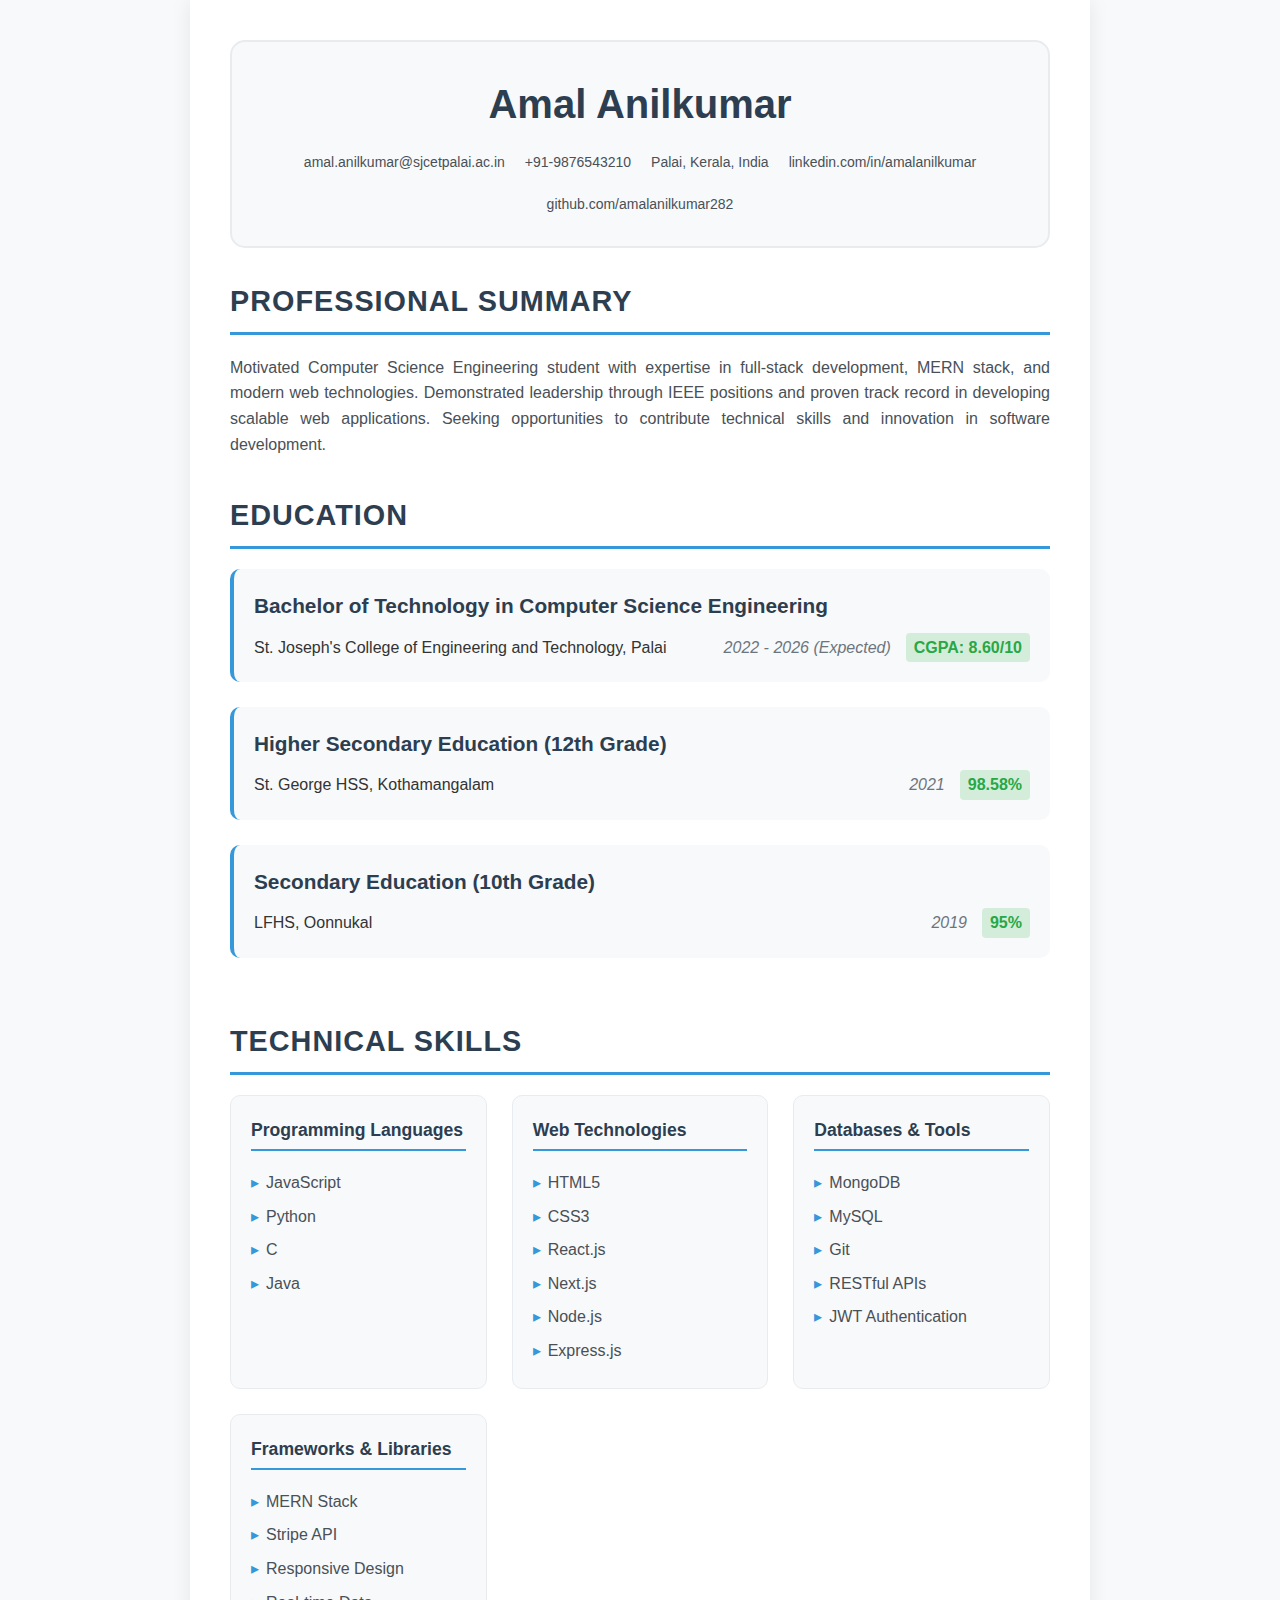
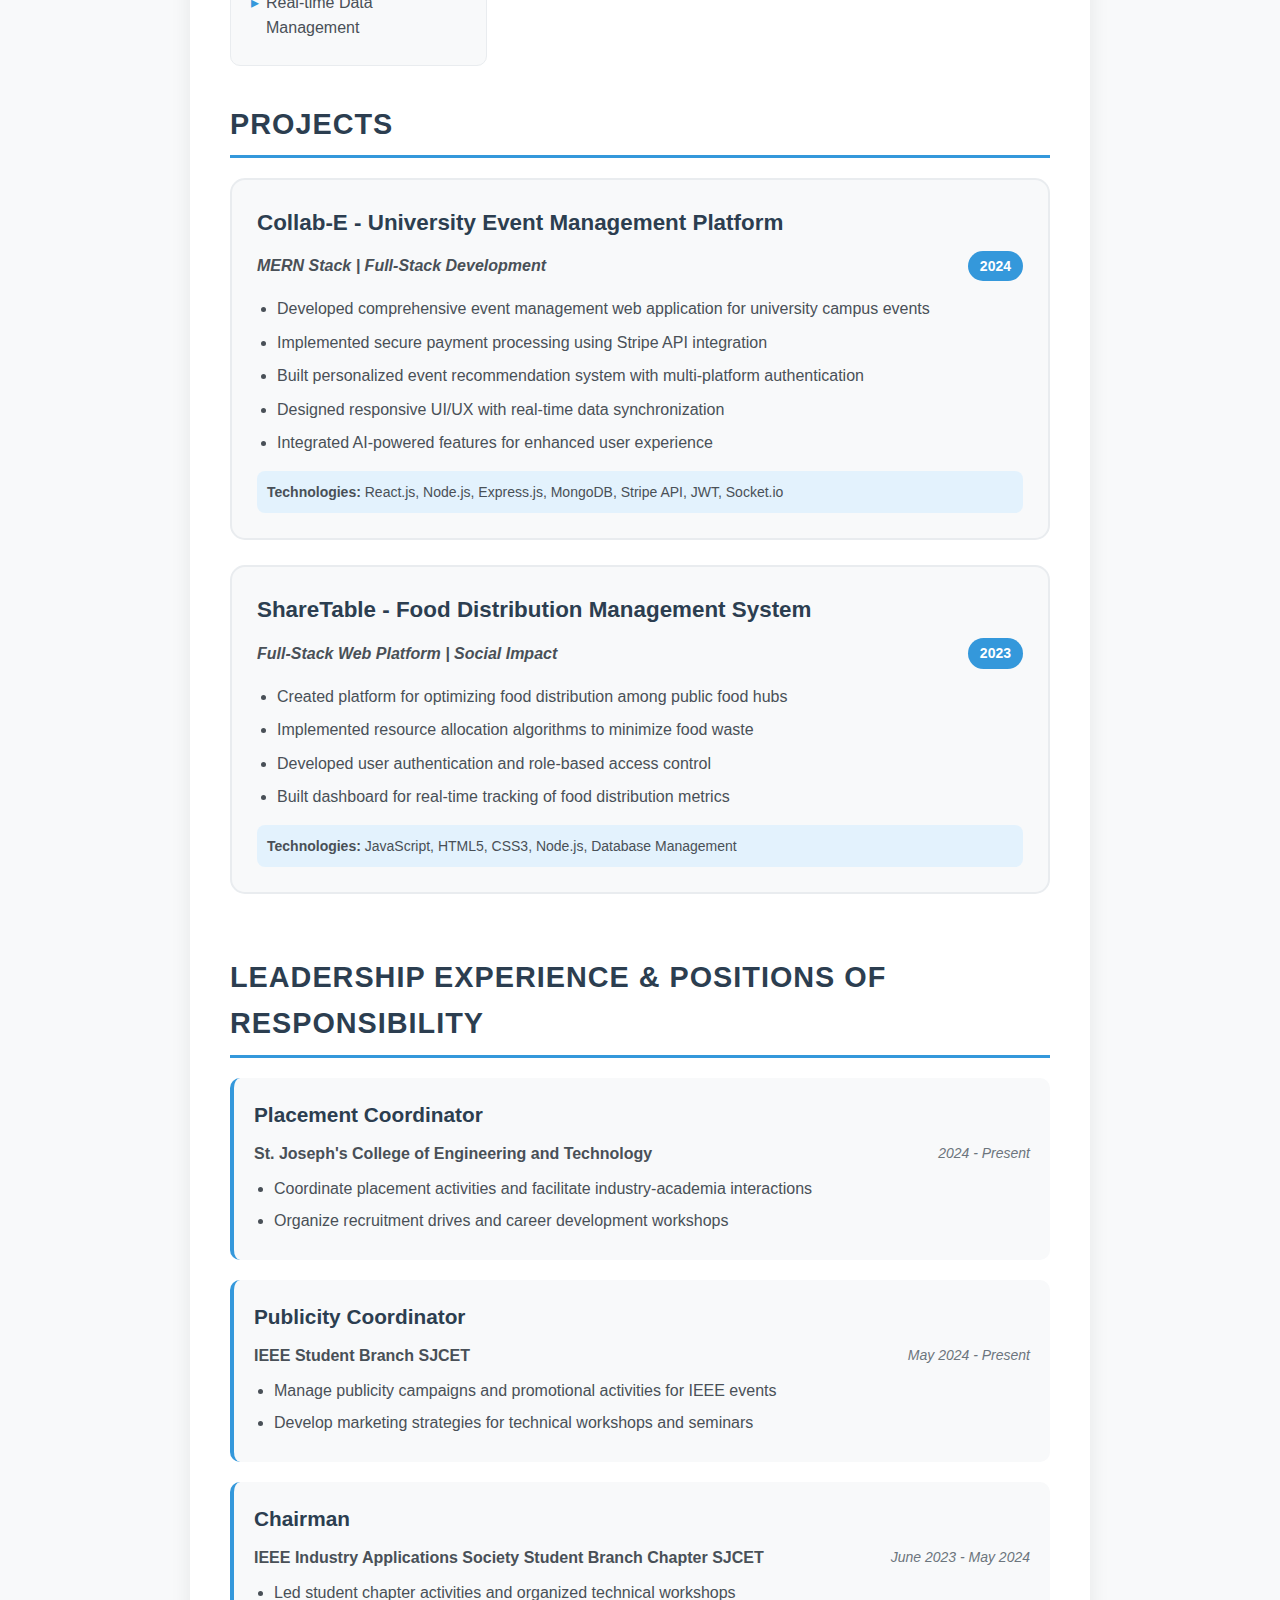
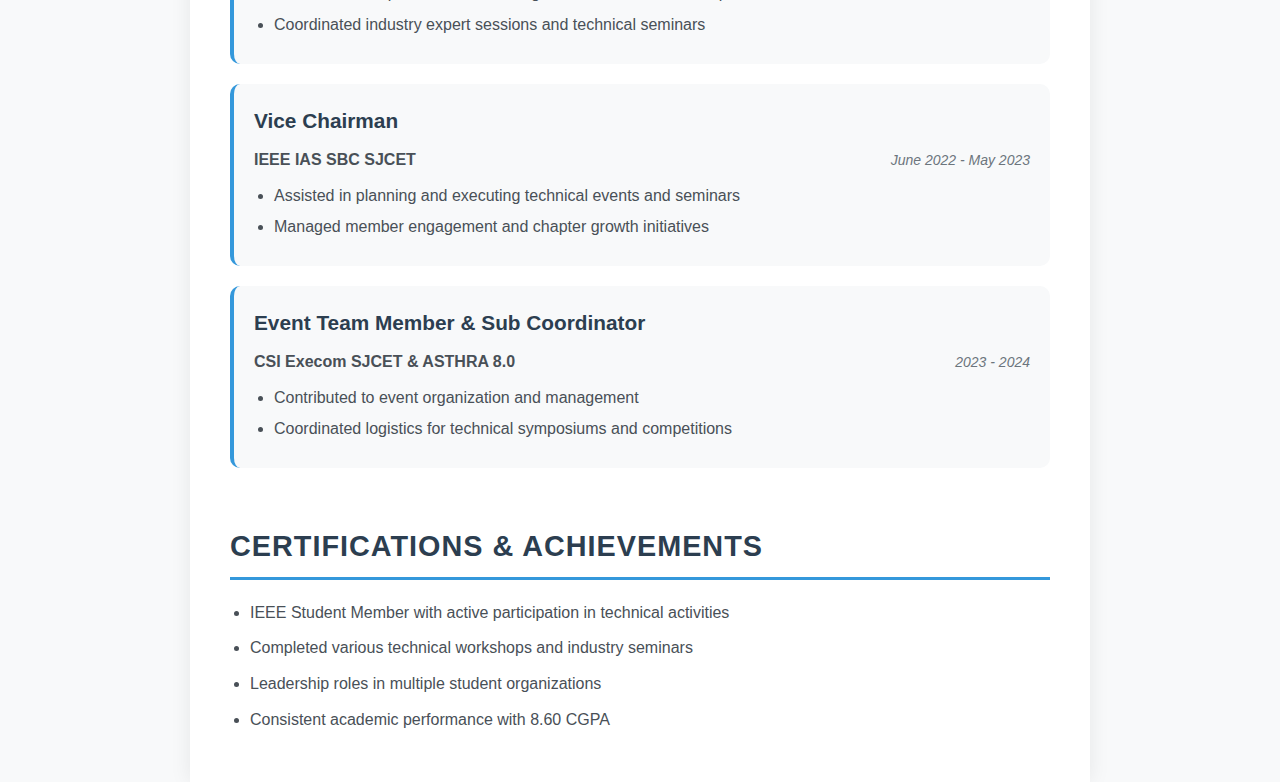
<file: index.html>
<!DOCTYPE html>
<html lang="en">
<head>
    <meta charset="UTF-8">
    <meta name="viewport" content="width=device-width, initial-scale=1.0">
    <title>Amal Anilkumar - Resume</title>
    <link rel="stylesheet" href="styles.css">
</head>
<body>
    <div class="resume-container">
        <header class="header">
            <h1>Amal Anilkumar</h1>
            <div class="contact-info">
                <span>amal.anilkumar@sjcetpalai.ac.in</span>
                <span>+91-9876543210</span>
                <span>Palai, Kerala, India</span>
                <span>linkedin.com/in/amalanilkumar</span>
                <span>github.com/amalanilkumar282</span>
            </div>
        </header>

        <main class="content">
            <section class="summary">
                <h2>Professional Summary</h2>
                <p>Motivated Computer Science Engineering student with expertise in full-stack development, MERN stack, and modern web technologies. Demonstrated leadership through IEEE positions and proven track record in developing scalable web applications. Seeking opportunities to contribute technical skills and innovation in software development.</p>
            </section>

            <section class="education">
                <h2>Education</h2>
                <div class="education-item">
                    <h3>Bachelor of Technology in Computer Science Engineering</h3>
                    <div class="education-details">
                        <span class="institution">St. Joseph's College of Engineering and Technology, Palai</span>
                        <span class="date">2022 - 2026 (Expected)</span>
                        <span class="grade">CGPA: 8.60/10</span>
                    </div>
                </div>
                <div class="education-item">
                    <h3>Higher Secondary Education (12th Grade)</h3>
                    <div class="education-details">
                        <span class="institution">St. George HSS, Kothamangalam</span>
                        <span class="date">2021</span>
                        <span class="grade">98.58%</span>
                    </div>
                </div>
                <div class="education-item">
                    <h3>Secondary Education (10th Grade)</h3>
                    <div class="education-details">
                        <span class="institution">LFHS, Oonnukal</span>
                        <span class="date">2019</span>
                        <span class="grade">95%</span>
                    </div>
                </div>
            </section>

            <section class="skills">
                <h2>Technical Skills</h2>
                <div class="skills-grid">
                    <div class="skill-category">
                        <h4>Programming Languages</h4>
                        <ul>
                            <li>JavaScript</li>
                            <li>Python</li>
                            <li>C</li>
                            <li>Java</li>
                        </ul>
                    </div>
                    <div class="skill-category">
                        <h4>Web Technologies</h4>
                        <ul>
                            <li>HTML5</li>
                            <li>CSS3</li>
                            <li>React.js</li>
                            <li>Next.js</li>
                            <li>Node.js</li>
                            <li>Express.js</li>
                        </ul>
                    </div>
                    <div class="skill-category">
                        <h4>Databases & Tools</h4>
                        <ul>
                            <li>MongoDB</li>
                            <li>MySQL</li>
                            <li>Git</li>
                            <li>RESTful APIs</li>
                            <li>JWT Authentication</li>
                        </ul>
                    </div>
                    <div class="skill-category">
                        <h4>Frameworks & Libraries</h4>
                        <ul>
                            <li>MERN Stack</li>
                            <li>Stripe API</li>
                            <li>Responsive Design</li>
                            <li>Real-time Data Management</li>
                        </ul>
                    </div>
                </div>
            </section>

            <section class="projects">
                <h2>Projects</h2>
                <div class="project">
                    <h3>Collab-E - University Event Management Platform</h3>
                    <div class="project-meta">
                        <span class="tech-stack">MERN Stack | Full-Stack Development</span>
                        <span class="project-date">2024</span>
                    </div>
                    <ul class="project-details">
                        <li>Developed comprehensive event management web application for university campus events</li>
                        <li>Implemented secure payment processing using Stripe API integration</li>
                        <li>Built personalized event recommendation system with multi-platform authentication</li>
                        <li>Designed responsive UI/UX with real-time data synchronization</li>
                        <li>Integrated AI-powered features for enhanced user experience</li>
                    </ul>
                    <div class="technologies">
                        <strong>Technologies:</strong> React.js, Node.js, Express.js, MongoDB, Stripe API, JWT, Socket.io
                    </div>
                </div>
                <div class="project">
                    <h3>ShareTable - Food Distribution Management System</h3>
                    <div class="project-meta">
                        <span class="tech-stack">Full-Stack Web Platform | Social Impact</span>
                        <span class="project-date">2023</span>
                    </div>
                    <ul class="project-details">
                        <li>Created platform for optimizing food distribution among public food hubs</li>
                        <li>Implemented resource allocation algorithms to minimize food waste</li>
                        <li>Developed user authentication and role-based access control</li>
                        <li>Built dashboard for real-time tracking of food distribution metrics</li>
                    </ul>
                    <div class="technologies">
                        <strong>Technologies:</strong> JavaScript, HTML5, CSS3, Node.js, Database Management
                    </div>
                </div>
            </section>

            <section class="experience">
                <h2>Leadership Experience & Positions of Responsibility</h2>
                <div class="experience-item">
                    <h3>Placement Coordinator</h3>
                    <div class="experience-meta">
                        <span class="company">St. Joseph's College of Engineering and Technology</span>
                        <span class="duration">2024 - Present</span>
                    </div>
                    <ul class="responsibilities">
                        <li>Coordinate placement activities and facilitate industry-academia interactions</li>
                        <li>Organize recruitment drives and career development workshops</li>
                    </ul>
                </div>
                <div class="experience-item">
                    <h3>Publicity Coordinator</h3>
                    <div class="experience-meta">
                        <span class="company">IEEE Student Branch SJCET</span>
                        <span class="duration">May 2024 - Present</span>
                    </div>
                    <ul class="responsibilities">
                        <li>Manage publicity campaigns and promotional activities for IEEE events</li>
                        <li>Develop marketing strategies for technical workshops and seminars</li>
                    </ul>
                </div>
                <div class="experience-item">
                    <h3>Chairman</h3>
                    <div class="experience-meta">
                        <span class="company">IEEE Industry Applications Society Student Branch Chapter SJCET</span>
                        <span class="duration">June 2023 - May 2024</span>
                    </div>
                    <ul class="responsibilities">
                        <li>Led student chapter activities and organized technical workshops</li>
                        <li>Coordinated industry expert sessions and technical seminars</li>
                    </ul>
                </div>
                <div class="experience-item">
                    <h3>Vice Chairman</h3>
                    <div class="experience-meta">
                        <span class="company">IEEE IAS SBC SJCET</span>
                        <span class="duration">June 2022 - May 2023</span>
                    </div>
                    <ul class="responsibilities">
                        <li>Assisted in planning and executing technical events and seminars</li>
                        <li>Managed member engagement and chapter growth initiatives</li>
                    </ul>
                </div>
                <div class="experience-item">
                    <h3>Event Team Member & Sub Coordinator</h3>
                    <div class="experience-meta">
                        <span class="company">CSI Execom SJCET & ASTHRA 8.0</span>
                        <span class="duration">2023 - 2024</span>
                    </div>
                    <ul class="responsibilities">
                        <li>Contributed to event organization and management</li>
                        <li>Coordinated logistics for technical symposiums and competitions</li>
                    </ul>
                </div>
            </section>

            <section class="certifications">
                <h2>Certifications & Achievements</h2>
                <ul class="achievements-list">
                    <li>IEEE Student Member with active participation in technical activities</li>
                    <li>Completed various technical workshops and industry seminars</li>
                    <li>Leadership roles in multiple student organizations</li>
                    <li>Consistent academic performance with 8.60 CGPA</li>
                </ul>
            </section>
        </main>
    </div>
</body>
</html>
</file>
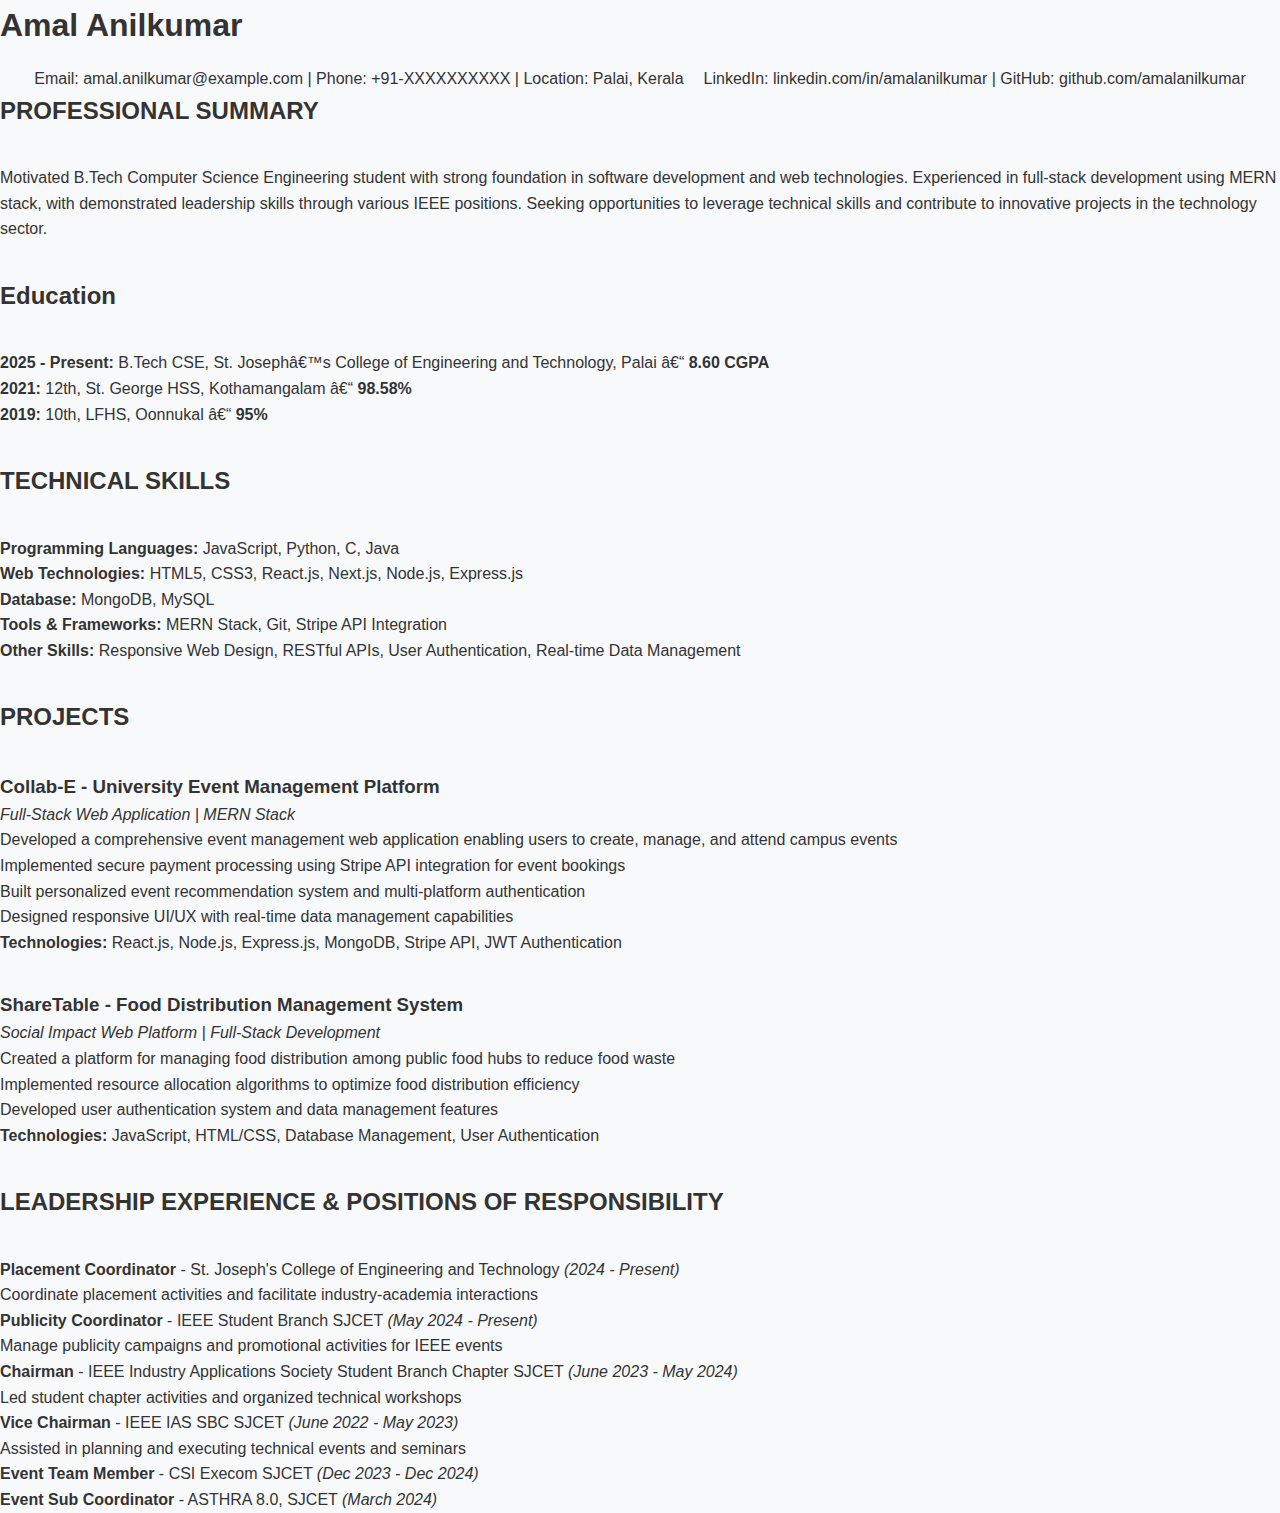
<file: cv.html>
<!DOCTYPE html>
<html lang="e        <h2>EDUCATION</h2>
        <ul>
            <li><strong>Bachelor of Technology in Computer Science Engineering</strong> | <strong>CGPA: 8.60/10</strong><br>
                St. Joseph's College of Engineering and Technology, Palai | <em>2022 - 2026 (Expected)</em></li>
            <li><strong>Higher Secondary Education (12th)</strong> | <strong>98.58%</strong><br>
                St. George HSS, Kothamangalam | <em>2021</em></li>
            <li><strong>Secondary Education (10th)</strong> | <strong>95%</strong><br>
                LFHS, Oonnukal | <em>2019</em></li>
        </ul>head>
    <!-- The head section contains metadata and document information -->
    <meta charset="UTF-8">
    <!-- Ensures proper character encoding -->
    <meta name="viewport" content="width=device-width, initial-scale=1.0">
    <!-- Makes the page responsive on mobile devices -->
    <title>Amal Anilkumar - Resume</title>
    <link rel="stylesheet" href="styles.css">
    <!-- The title appears in the browser tab -->
</head>
<body>
<div class="main">
    <div class="nav">
        <h1>Amal Anilkumar</h1>
        <div class="contact-info">
            <p>Email: amal.anilkumar@example.com | Phone: +91-XXXXXXXXXX | Location: Palai, Kerala</p>
            <p>LinkedIn: linkedin.com/in/amalanilkumar | GitHub: github.com/amalanilkumar</p>
        </div>
    </div>

    <div class="content">
        <h2>PROFESSIONAL SUMMARY</h2>
        <p>
            Motivated B.Tech Computer Science Engineering student with strong foundation in software development and web technologies. 
            Experienced in full-stack development using MERN stack, with demonstrated leadership skills through various IEEE positions. 
            Seeking opportunities to leverage technical skills and contribute to innovative projects in the technology sector.
        </p>

        <h2>Education</h2>
        <ul>
            <li><strong>2025 - Present:</strong> B.Tech CSE, St. Joseph’s College of Engineering and Technology, Palai – <strong>8.60 CGPA</strong></li>
            <li><strong>2021:</strong> 12th, St. George HSS, Kothamangalam – <strong>98.58%</strong></li>
            <li><strong>2019:</strong> 10th, LFHS, Oonnukal – <strong>95%</strong></li>
        </ul>

        <!-- Technical Skills Section -->
        <h2>TECHNICAL SKILLS</h2>
        <ul>
            <li><strong>Programming Languages:</strong> JavaScript, Python, C, Java</li>
            <li><strong>Web Technologies:</strong> HTML5, CSS3, React.js, Next.js, Node.js, Express.js</li>
            <li><strong>Database:</strong> MongoDB, MySQL</li>
            <li><strong>Tools & Frameworks:</strong> MERN Stack, Git, Stripe API Integration</li>
            <li><strong>Other Skills:</strong> Responsive Web Design, RESTful APIs, User Authentication, Real-time Data Management</li>
        </ul>

        <!-- Projects Section -->
        <h2>PROJECTS</h2>
        <div class="project-item">
            <h3>Collab-E - University Event Management Platform</h3>
            <p><em>Full-Stack Web Application | MERN Stack</em></p>
            <ul>
                <li>Developed a comprehensive event management web application enabling users to create, manage, and attend campus events</li>
                <li>Implemented secure payment processing using Stripe API integration for event bookings</li>
                <li>Built personalized event recommendation system and multi-platform authentication</li>
                <li>Designed responsive UI/UX with real-time data management capabilities</li>
                <li><strong>Technologies:</strong> React.js, Node.js, Express.js, MongoDB, Stripe API, JWT Authentication</li>
            </ul>
        </div>

        <div class="project-item">
            <h3>ShareTable - Food Distribution Management System</h3>
            <p><em>Social Impact Web Platform | Full-Stack Development</em></p>
            <ul>
                <li>Created a platform for managing food distribution among public food hubs to reduce food waste</li>
                <li>Implemented resource allocation algorithms to optimize food distribution efficiency</li>
                <li>Developed user authentication system and data management features</li>
                <li><strong>Technologies:</strong> JavaScript, HTML/CSS, Database Management, User Authentication</li>
            </ul>
        </div>

        <!-- Experience/Leadership Section -->
        <h2>LEADERSHIP EXPERIENCE & POSITIONS OF RESPONSIBILITY</h2>
        <ul>
            <li><strong>Placement Coordinator</strong> - St. Joseph's College of Engineering and Technology <em>(2024 - Present)</em>
                <ul><li>Coordinate placement activities and facilitate industry-academia interactions</li></ul>
            </li>
            <li><strong>Publicity Coordinator</strong> - IEEE Student Branch SJCET <em>(May 2024 - Present)</em>
                <ul><li>Manage publicity campaigns and promotional activities for IEEE events</li></ul>
            </li>
            <li><strong>Chairman</strong> - IEEE Industry Applications Society Student Branch Chapter SJCET <em>(June 2023 - May 2024)</em>
                <ul><li>Led student chapter activities and organized technical workshops</li></ul>
            </li>
            <li><strong>Vice Chairman</strong> - IEEE IAS SBC SJCET <em>(June 2022 - May 2023)</em>
                <ul><li>Assisted in planning and executing technical events and seminars</li></ul>
            </li>
            <li><strong>Event Team Member</strong> - CSI Execom SJCET <em>(Dec 2023 - Dec 2024)</em></li>
            <li><strong>Event Sub Coordinator</strong> - ASTHRA 8.0, SJCET <em>(March 2024)</em></li>
        </ul>
    </div>
</div>
</body>
</html>
</file>
<file: styles.css>
* {
    margin: 0;
    padding: 0;
    box-sizing: border-box;
}

body {
    font-family: 'Segoe UI', Tahoma, Geneva, Verdana, sans-serif;
    background-color: #f8f9fa;
    color: #333333;
    line-height: 1.6;
}

.resume-container {
    max-width: 900px;
    margin: 0 auto;
    padding: 40px;
    background-color: #ffffff;
    box-shadow: 0 0 20px rgba(0, 0, 0, 0.08);
    min-height: 100vh;
}

.header {
    background-color: #f8f9fa;
    border-radius: 15px;
    padding: 30px;
    text-align: center;
    margin-bottom: 30px;
    border: 2px solid #e9ecef;
}

.header h1 {
    color: #2c3e50;
    font-size: 2.5em;
    font-weight: 700;
    margin-bottom: 15px;
}

.contact-info {
    display: flex;
    flex-wrap: wrap;
    justify-content: center;
    gap: 20px;
    margin-top: 15px;
}

.contact-info span {
    font-size: 14px;
    color: #495057;
    font-weight: 500;
}

.content {
    display: flex;
    flex-direction: column;
    gap: 35px;
}

section h2 {
    color: #2c3e50;
    font-size: 1.8em;
    border-bottom: 3px solid #3498db;
    padding-bottom: 8px;
    margin-bottom: 20px;
    text-transform: uppercase;
    letter-spacing: 1px;
}

.summary p {
    font-size: 16px;
    text-align: justify;
    color: #495057;
    font-weight: 500;
}

.education-item {
    margin-bottom: 25px;
    padding: 20px;
    background-color: #f8f9fa;
    border-radius: 10px;
    border-left: 4px solid #3498db;
}

.education-item h3 {
    color: #2c3e50;
    font-size: 1.3em;
    margin-bottom: 10px;
    font-weight: 600;
}

.education-details {
    display: flex;
    flex-wrap: wrap;
    gap: 15px;
    align-items: center;
}

.institution {
    flex: 1;
    min-width: 250px;
    font-weight: 500;
}

.date {
    font-style: italic;
    color: #6c757d;
}

.grade {
    font-weight: 700;
    color: #28a745;
    background-color: #d4edda;
    padding: 2px 8px;
    border-radius: 4px;
}

.skills-grid {
    display: grid;
    grid-template-columns: repeat(auto-fit, minmax(200px, 1fr));
    gap: 25px;
}

.skill-category {
    background-color: #f8f9fa;
    padding: 20px;
    border-radius: 10px;
    border: 1px solid #e9ecef;
}

.skill-category h4 {
    color: #2c3e50;
    margin-bottom: 15px;
    font-size: 1.1em;
    border-bottom: 2px solid #3498db;
    padding-bottom: 5px;
}

.skill-category ul {
    list-style: none;
}

.skill-category li {
    padding: 4px 0;
    color: #495057;
    font-weight: 500;
    position: relative;
    padding-left: 15px;
}

.skill-category li::before {
    content: "▸";
    color: #3498db;
    position: absolute;
    left: 0;
}

.project {
    background-color: #f8f9fa;
    padding: 25px;
    border-radius: 15px;
    margin-bottom: 25px;
    border: 2px solid #e9ecef;
}

.project h3 {
    color: #2c3e50;
    font-size: 1.4em;
    margin-bottom: 10px;
    font-weight: 600;
}

.project-meta {
    display: flex;
    justify-content: space-between;
    align-items: center;
    margin-bottom: 15px;
    flex-wrap: wrap;
    gap: 10px;
}

.tech-stack {
    color: #495057;
    font-weight: 600;
    font-style: italic;
}

.project-date {
    background-color: #3498db;
    color: white;
    padding: 4px 12px;
    border-radius: 20px;
    font-size: 14px;
    font-weight: 600;
}

.project-details {
    margin: 15px 0;
    padding-left: 20px;
}

.project-details li {
    margin-bottom: 8px;
    color: #495057;
    font-weight: 500;
}

.technologies {
    margin-top: 15px;
    padding: 10px;
    background-color: #e3f2fd;
    border-radius: 8px;
    font-size: 14px;
    color: #495057;
}

.experience-item {
    background-color: #f8f9fa;
    padding: 20px;
    border-radius: 10px;
    margin-bottom: 20px;
    border-left: 4px solid #3498db;
}

.experience-item h3 {
    color: #2c3e50;
    font-size: 1.3em;
    margin-bottom: 10px;
    font-weight: 600;
}

.experience-meta {
    display: flex;
    justify-content: space-between;
    align-items: center;
    margin-bottom: 10px;
    flex-wrap: wrap;
    gap: 10px;
}

.company {
    font-weight: 600;
    color: #495057;
}

.duration {
    color: #6c757d;
    font-style: italic;
    font-size: 14px;
}

.responsibilities {
    padding-left: 20px;
    margin-top: 10px;
}

.responsibilities li {
    margin-bottom: 6px;
    color: #495057;
    font-weight: 500;
}

.achievements-list {
    padding-left: 20px;
}

.achievements-list li {
    margin-bottom: 10px;
    color: #495057;
    font-weight: 500;
}

@media (max-width: 768px) {
    .resume-container {
        padding: 20px;
        margin: 0;
    }
    
    .header h1 {
        font-size: 2em;
    }
    
    .contact-info {
        flex-direction: column;
        gap: 10px;
    }
    
    .contact-info span {
        font-size: 13px;
    }
    
    .skills-grid {
        grid-template-columns: 1fr;
    }
    
    .project-meta,
    .experience-meta,
    .education-details {
        flex-direction: column;
        align-items: flex-start;
        gap: 8px;
    }
    
    section h2 {
        font-size: 1.5em;
    }
}

@media print {
    body {
        background-color: white;
    }
    
    .resume-container {
        box-shadow: none;
        padding: 20px;
    }
    
    .header {
        background-color: #f8f9fa;
        border: 1px solid #dee2e6;
    }
    
    .project,
    .education-item,
    .experience-item,
    .skill-category {
        background-color: #f8f9fa;
        border: 1px solid #dee2e6;
    }
}
</file>
